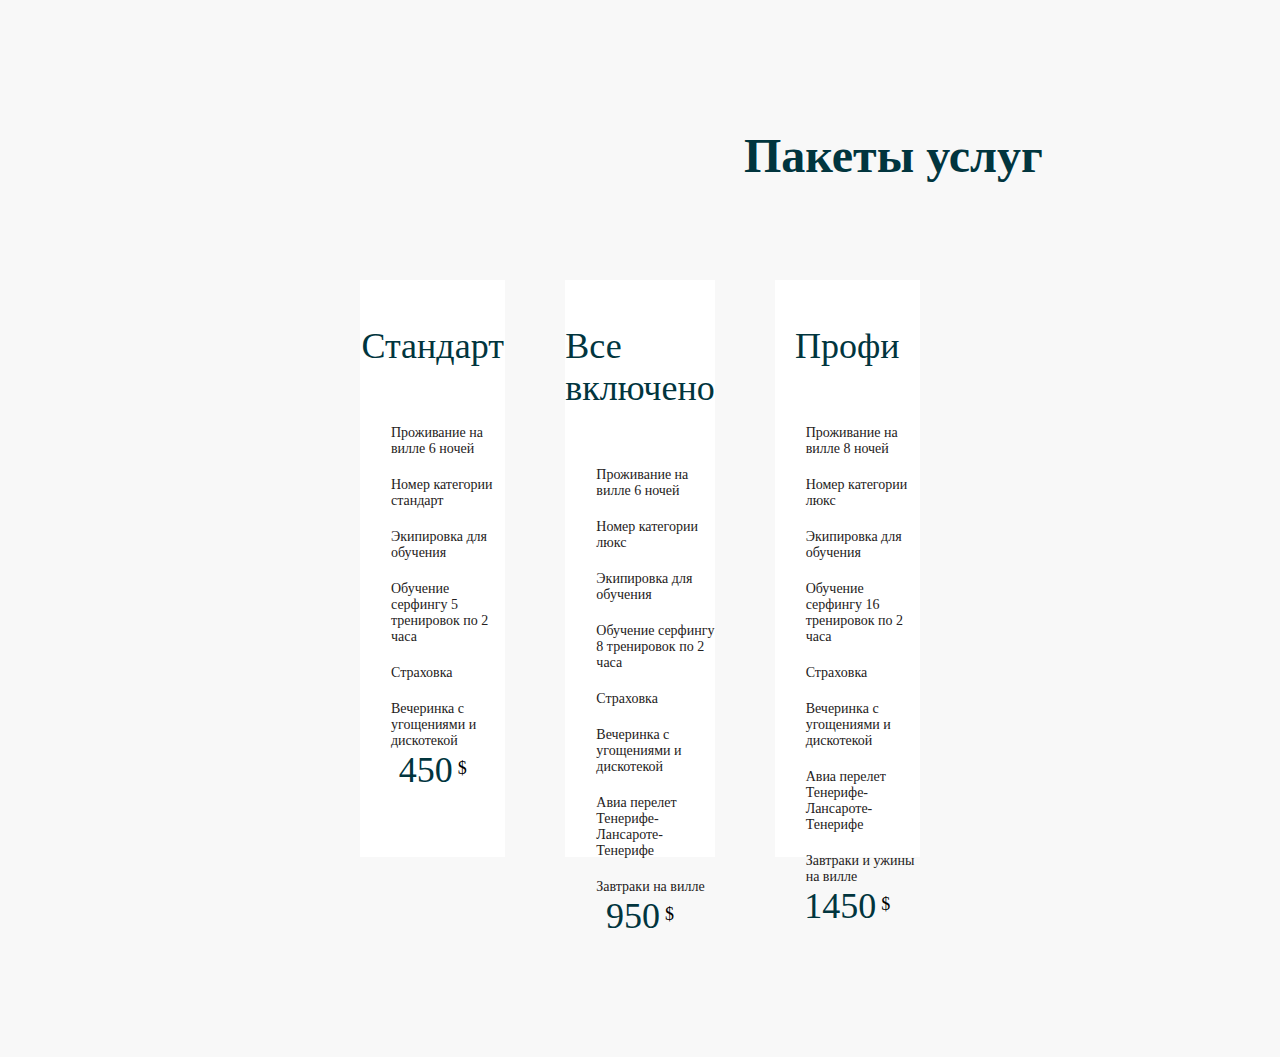
<file: lesson-1/index.html>
<!DOCTYPE html>
<html lang="en">
<head>
    <meta charset="UTF-8">
    <meta name="viewport" content="width=device-width, initial-scale=1.0">
    <title>homework-1</title>
    <link href="css/style.css" rel="stylesheet" type="text/css">
</head>
<body>
<main class="content">
    <section class="services">
        <h1 class="services__main-text">Пакеты услуг</h1>
        <div class="services__cards-group">
            <div class="services__cards">
                <h2 class="services__cardhead-text">Стандарт</h2>
                <div class="services__description-text">
                    <p class="services__text">Проживание на вилле 6 ночей </p>
                    <p class="services__text">Номер категории стандарт</p>
                    <p class="services__text">Экипировка для обучения</p>
                    <p class="services__text">Обучение серфингу 5 тренировок по 2 часа</p>
                    <p class="services__text">Страховка</p>
                    <p class="services__text">Вечеринка с угощениями и дискотекой</p>
                </div>
                <div class="services__price">
                    <div class="services__price-number">450</div>
                    <div class="services__price-currency">$</div>
                </div>
            </div>

            <div class="services__cards">
                <h2 class="services__cardhead-text">Все включено</h2>
                <div class="services__description-text">
                    <p class="services__text">Проживание на вилле 6 ночей </p>
                    <p class="services__text">Номер категории люкс</p>
                    <p class="services__text">Экипировка для обучения</p>
                    <p class="services__text">Обучение серфингу 8 тренировок по 2 часа</p>
                    <p class="services__text">Страховка</p>
                    <p class="services__text">Вечеринка с угощениями и дискотекой</p>
                    <p class="services__text">Авиа перелет Тенерифе-Лансароте-Тенерифе </p>
                    <p class="services__text">Завтраки на вилле</p>
                </div>
                <div class="services__price">
                    <div class="services__price-number">950</div>
                    <div class="services__price-currency">$</div>
                </div>
            </div>

            <div class="services__cards">
                <h2 class="services__cardhead-text">Профи</h2>
                <div class="services__description-text">
                    <p class="services__text">Проживание на вилле 8 ночей </p>
                    <p class="services__text">Номер категории люкс</p>
                    <p class="services__text">Экипировка для обучения</p>
                    <p class="services__text">Обучение серфингу 16 тренировок по 2 часа</p>
                    <p class="services__text">Страховка</p>
                    <p class="services__text">Вечеринка с угощениями и дискотекой</p>
                    <p class="services__text">Авиа перелет Тенерифе-Лансароте-Тенерифе </p>
                    <p class="services__text">Завтраки и ужины на вилле</p>
                </div>
                <div class="services__price">
                    <div class="services__price-number">1450</div>
                    <div class="services__price-currency">$</div>
                </div>
            </div>
        </div>
    </section>
</main>
</body>
</html>
</file>
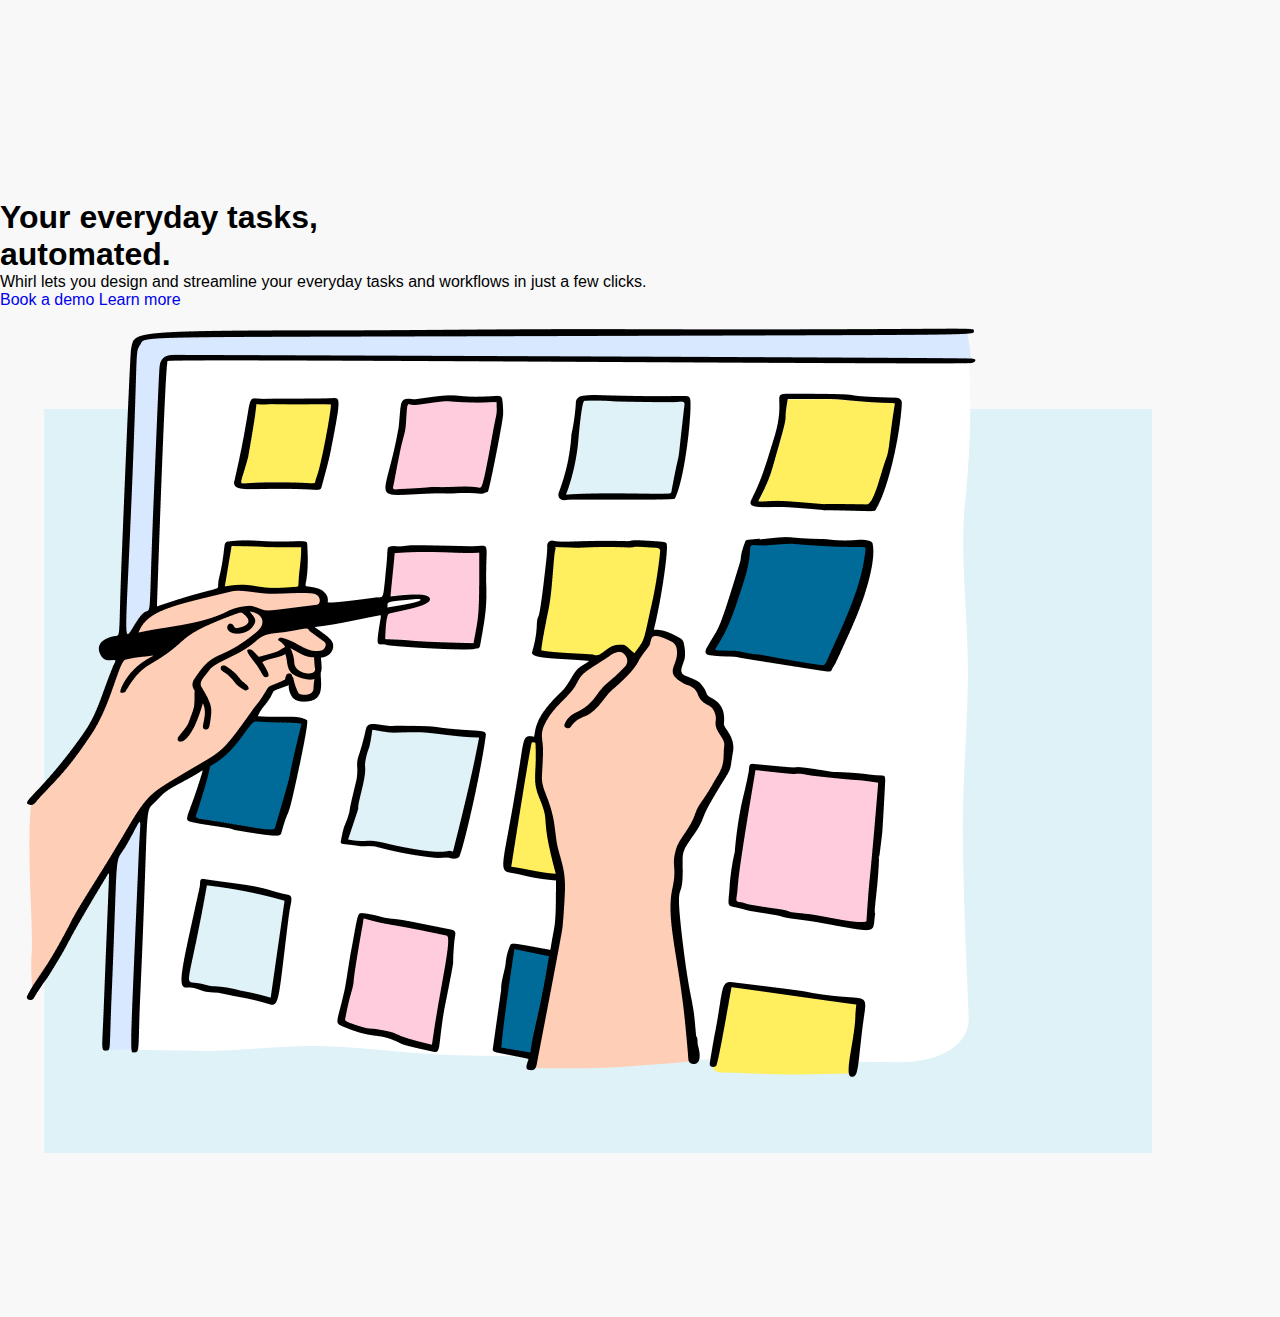
<file: lesson-4/index.html>
<!DOCTYPE html>
<html lang="en">
<head>
    <meta charset="UTF-8">
    <meta name="viewport" content="width=device-width, initial-scale=1.0">
    <title>lesson-4</title>
    <link href="css/style.css" rel="stylesheet" type="text/css">
</head>
<body>
    <section class="preview">
        <div>
            <h1>Your everyday tasks, <br>automated.</h1>
            <p>Whirl lets you design and streamline your everyday tasks and workflows in just a few clicks.</p>
            <a href="#">Book a demo</a>
            <a href="#">Learn more</a>
        </div>

        <img src="image/IMAGE.png" alt="preview image">
    </section>
    
</body>
</html>
</file>
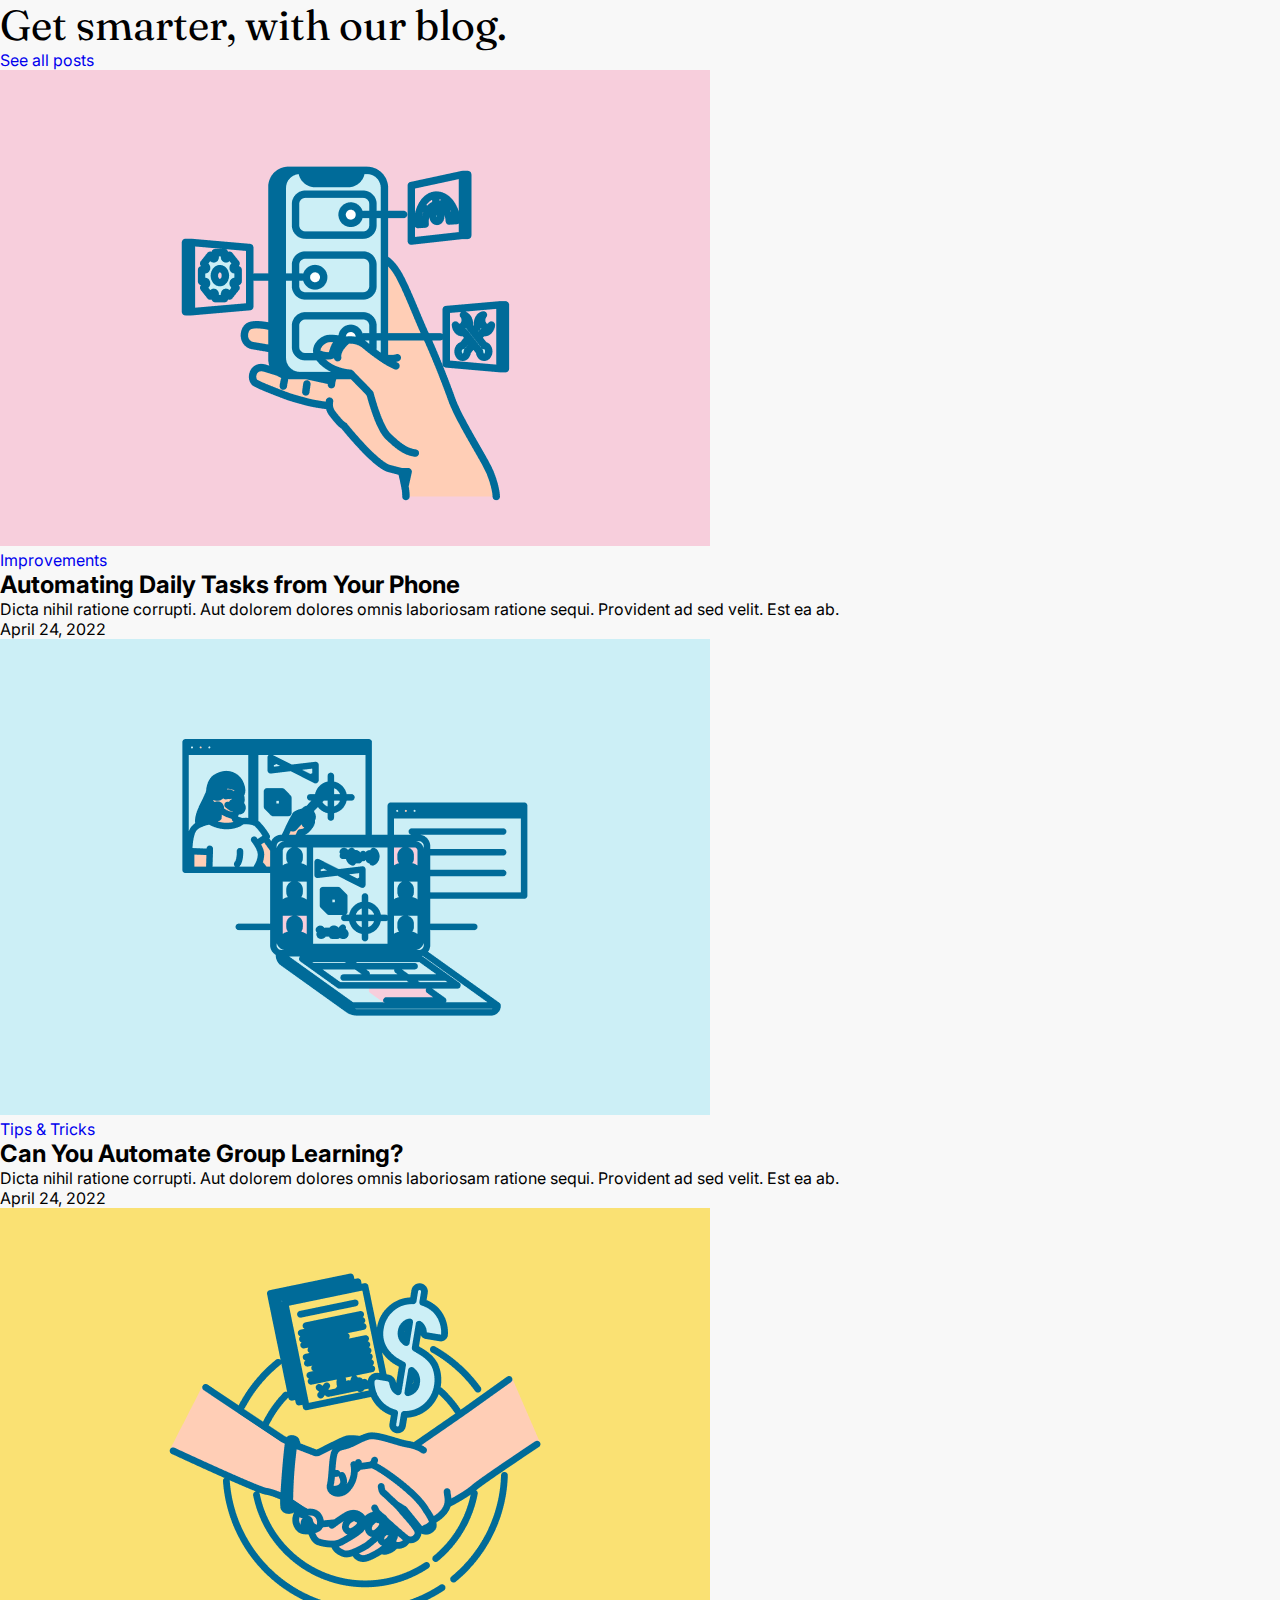
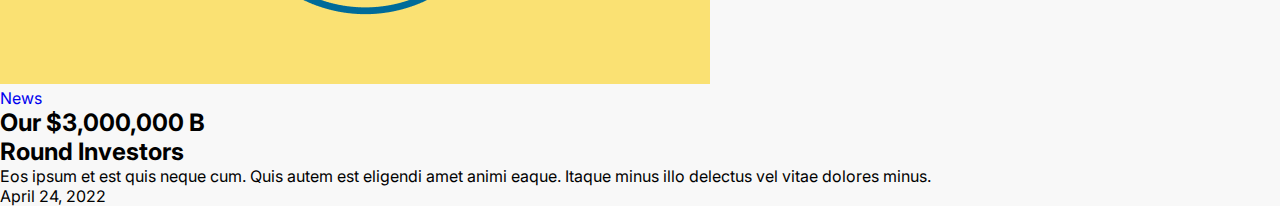
<file: lesson-5/index.html>
<!DOCTYPE html>
<html lang="en">
<head>
    <meta charset="UTF-8">
    <meta name="viewport" content="width=device-width, initial-scale=1.0">
    <title>lesson 5</title>
    <link href="css/style.css" rel="stylesheet" type="text/css">
    <link rel="preconnect" href="https://fonts.googleapis.com">
    <link rel="preconnect" href="https://fonts.gstatic.com" crossorigin>
    <link href="https://fonts.googleapis.com/css2?family=Fraunces:ital,opsz@0,9..144;1,9..144&family=Inter:ital,opsz@0,14..32;1,14..32&display=swap" 
    rel="stylesheet">
</head>
<body>
    <section class="preview">
        <div class="preview__header">
            <h1 class="preview__header-text">Get smarter, with our blog.</h1>
            <a href="#" class="preview__header-posts">See all posts</a>
        </div>
        <div class="articles">
            <div class="articles__card">
                <img src="image/img_1.png" alt="image card" class="articles__card-image">
                <div class="articles__card-info">
                    <a href="#" class="articles__card-categories">Improvements</a>
                    <h2 class="articles__card-header">Automating Daily Tasks from Your Phone</h2>
                    <p class="articles__card-text">Dicta nihil ratione corrupti. Aut dolorem dolores omnis laboriosam ratione sequi. 
                        Provident ad sed velit. Est ea ab.</p>
                    <time datetime="2022-04-24" class="articles__card-date">April 24, 2022</time>
                </div>
            </div>

            <div class="articles__card">
                <img src="image/img_2.png" alt="image card" class="articles__card-image">
                <div class="articles__card-info">
                    <a href="#" class="articles__card-categories">Tips & Tricks</a>
                    <h2 class="articles__card-header">Can You Automate Group Learning?</h2>
                    <p class="articles__card-text">Dicta nihil ratione corrupti. Aut dolorem dolores omnis laboriosam ratione sequi. 
                        Provident ad sed velit. Est ea ab.</p>
                    <time datetime="2022-04-24" class="articles__card-date">April 24, 2022</time>
                </div>
            </div>

            <div class="articles__card">
                <img src="image/img_3.png" alt="image card" class="articles__card-image">
                <div class="articles__card-info">
                    <a href="#" class="articles__card-categories">News</a>
                    <h2 class="articles__card-header">Our $3,000,000 B <br>Round Investors</h2>
                    <p class="articles__card-text">Eos ipsum et est quis neque cum. Quis autem est eligendi amet animi eaque. 
                        Itaque minus illo delectus vel vitae dolores minus.</p>
                    <time datetime="2022-04-24" class="articles__card-date">April 24, 2022</time>
                </div>
            </div>
        </div>

    </section>
    
</body>
</html>
</file>
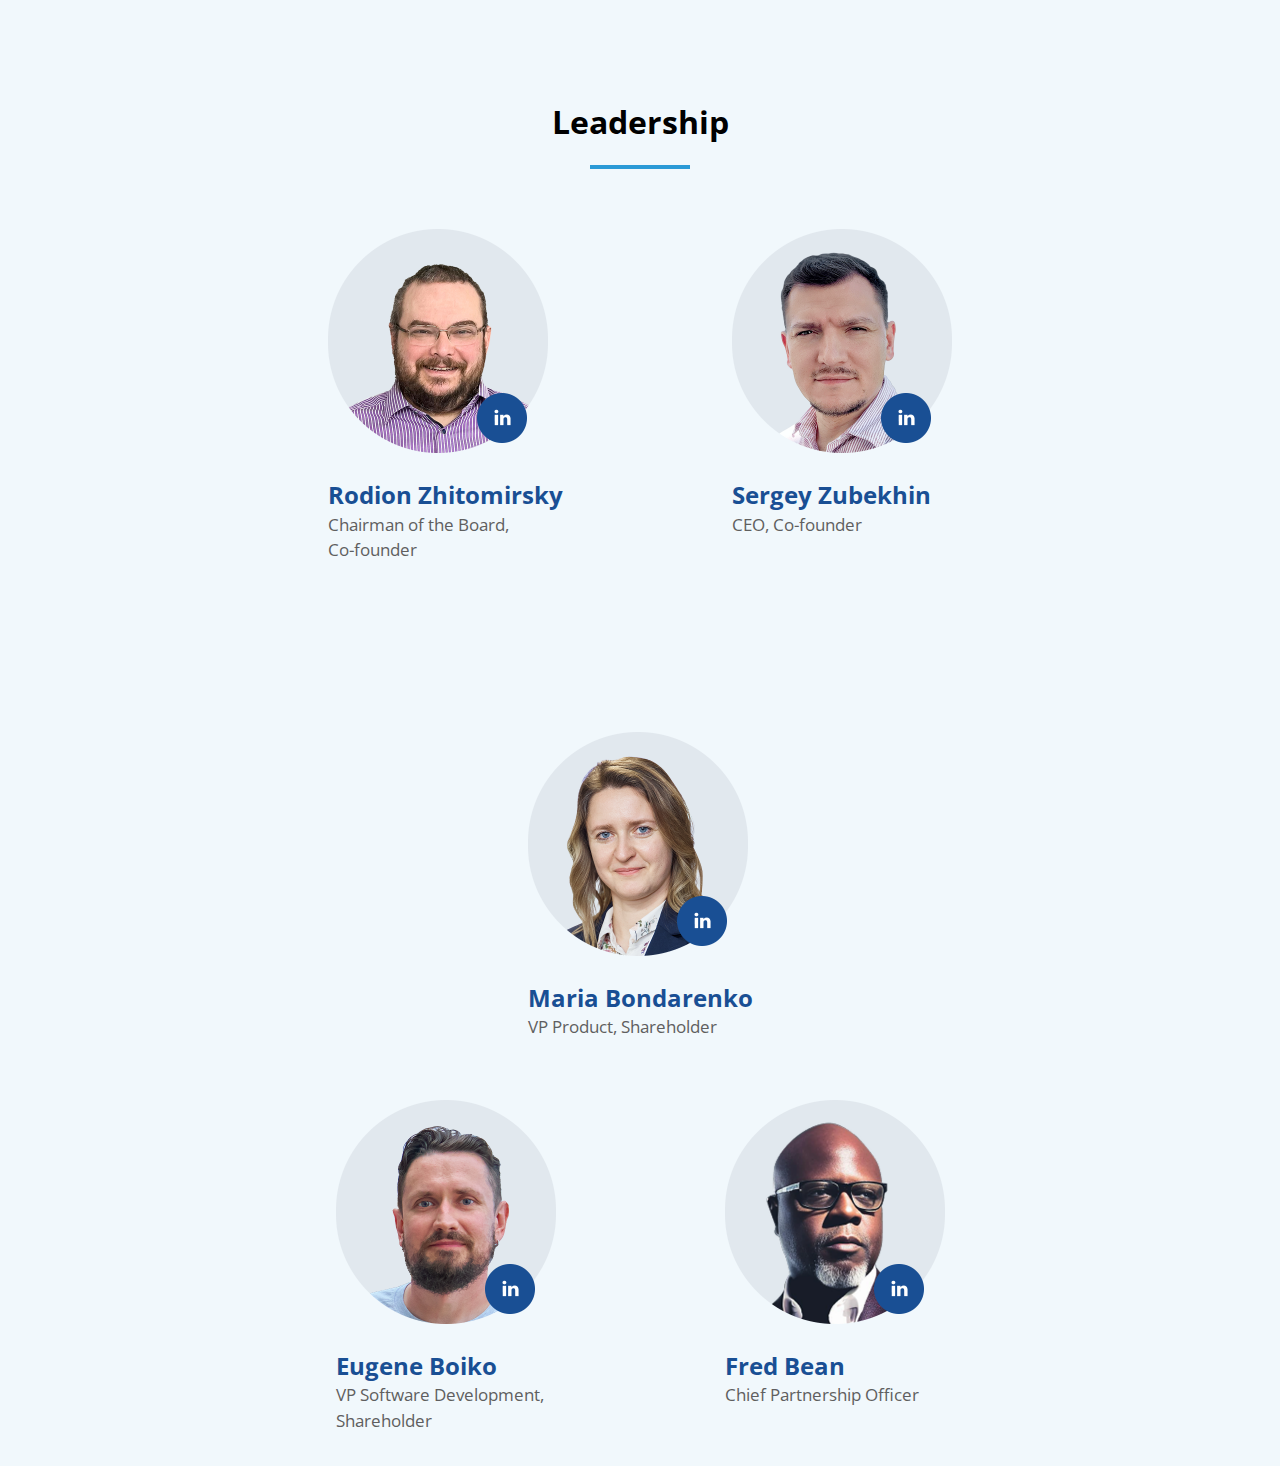
<file: lesson-6/index.html>
<!DOCTYPE html>
<html lang="en">
<head>
    <meta charset="UTF-8">
    <meta name="viewport" content="width=device-width, initial-scale=1.0">
    <title>lesson-6</title>
    <link href="css/style.css" rel="stylesheet" type="text/css">
    <link rel="preconnect" href="https://fonts.googleapis.com">
    <link rel="preconnect" href="https://fonts.gstatic.com" crossorigin>
    <link href="https://fonts.googleapis.com/css2?family=Open+Sans:ital,wght@0,300..800;1,300..800&display=swap" 
    rel="stylesheet">
</head>
<body>
    <section class="leadership">
        <h1 class="leadership-header">Leadership</h1>
        <div class="leadership-cards">
            <!--1-->
            <div class="leadership-cards__info">
                <div class="leadership-cards__info-photo">
                    <img src="image/avatar-1.png" alt="image avatar" class="leadership-cards__info-image">
                    <img src="image/image-in.png" alt="image linkedin" class="leadership-cards__info-icon">
                </div>
                <p class="leadership-cards__info-name">Rodion Zhitomirsky</p>
                <span class="leadership-cards__info-position">Chairman of the Board, <br>Co-founder</span>

                <div class="leadership-cards__hover">
                    <div class="leadership-cards__hover__item">
                        <img src="image/background-image-1.png" alt="background image" class="leadership-cards__hover-background">
                        <img src="image/hover-avatar-1.png" alt="image avatar" class="leadership-cards__hover-avatar">
                        <a href="#" class="leadership-cards__hover-links">
                            <img src="image/image-link.png" alt="image link" class="leadership-cards__hover-link">
                        </a>
                        <p class="leadership-cards__hover-name">Rodion Zhitomirsky</p>
                        <span class="leadership-cards__hover-position">Chairman of the Board, <br>Co-founder</span>
                    </div>
                </div>
            </div>
            
            <!--2-->
             <div class="leadership-cards__info">
                <div class="leadership-cards__info-photo">
                    <img src="image/avatar-2.png" alt="image avatar" class="leadership-cards__info-image">
                    <img src="image/image-in.png" alt="image linkedin" class="leadership-cards__info-icon">
                </div>
                <p class="leadership-cards__info-name">Sergey Zubekhin</p>
                <span class="leadership-cards__info-position">CEO, Co-founder</span>

                <div class="leadership-cards__hover">
                    <div class="leadership-cards__hover__item">
                        <img src="image/background-image-2.png" alt="background image" class="leadership-cards__hover-background">
                        <img src="image/hover-avatar-2.png" alt="image avatar" class="leadership-cards__hover-avatar">
                        <a href="#" class="leadership-cards__hover-links">
                            <img src="image/image-link.png" alt="image link" class="leadership-cards__hover-link">
                        </a>
                        <p class="leadership-cards__hover-name">Sergey Zubekhin</p>
                        <span class="leadership-cards__hover-position">CEO, Co-founder</span>
                    </div>
                </div>
            </div>

            <!--3-->
             <div class="leadership-cards__info">
                <div class="leadership-cards__info-photo">
                    <img src="image/avatar-3.png" alt="image avatar" class="leadership-cards__info-image">
                    <img src="image/image-in.png" alt="image linkedin" class="leadership-cards__info-icon">
                </div>
                <p class="leadership-cards__info-name">Maria Bondarenko</p>
                <span class="leadership-cards__info-position">VP Product, Shareholder</span>

                <div class="leadership-cards__hover">
                    <div class="leadership-cards__hover__item">
                        <img src="image/background-image-3.png" alt="background image" class="leadership-cards__hover-background">
                        <img src="image/hover-avatar-3.png" alt="image avatar" class="leadership-cards__hover-avatar">
                        <a href="#" class="leadership-cards__hover-links">
                            <img src="image/image-link.png" alt="image link" class="leadership-cards__hover-link">
                        </a>
                        <p class="leadership-cards__hover-name">Maria Bondarenko</p>
                        <span class="leadership-cards__hover-position">VP Product, Shareholder</span>
                    </div>
                </div>
            </div>
        </div>

        <div class="leadership-cards">
            <!--4-->
            <div class="leadership-cards__info">
                <div class="leadership-cards__info-photo">
                    <img src="image/avatar-4.png" alt="image avatar" class="leadership-cards__info-image">
                    <img src="image/image-in.png" alt="image linkedin" class="leadership-cards__info-icon">
                </div>
                <p class="leadership-cards__info-name">Eugene Boiko</p>
                <span class="leadership-cards__info-position">VP Software Development, <br>Shareholder</span>

                <div class="leadership-cards__hover">
                    <div class="leadership-cards__hover__item">
                        <img src="image/background-image-4.png" alt="background image" class="leadership-cards__hover-background">
                        <img src="image/hover-avatar-4.png" alt="image avatar" class="leadership-cards__hover-avatar">
                        <a href="#" class="leadership-cards__hover-links">
                            <img src="image/image-link.png" alt="image link" class="leadership-cards__hover-link">
                        </a>
                        <p class="leadership-cards__hover-name">Eugene Boiko</p>
                        <span class="leadership-cards__hover-position">VP Software Development, <br>Shareholder</span>
                    </div>
                </div>
            </div>

            <!--5-->
             <div class="leadership-cards__info">
                <div class="leadership-cards__info-photo">
                    <img src="image/avatar-5.png" alt="image avatar" class="leadership-cards__info-image">
                    <img src="image/image-in.png" alt="image linkedin" class="leadership-cards__info-icon">
                </div>
                <p class="leadership-cards__info-name">Fred Bean</p>
                <span class="leadership-cards__info-position">Chief Partnership Officer</span>

                <div class="leadership-cards__hover">
                    <div class="leadership-cards__hover__item">
                        <img src="image/background-image-5.png" alt="background image" class="leadership-cards__hover-background">
                        <img src="image/hover-avatar-5.png" alt="image avatar" class="leadership-cards__hover-avatar">
                        <a href="#" class="leadership-cards__hover-links">
                            <img src="image/image-link.png" alt="image link" class="leadership-cards__hover-link">
                        </a>
                        <p class="leadership-cards__hover-name">Fred Bean</p>
                        <span class="leadership-cards__hover-position">Chief Partnership Officer</span>
                    </div>
                </div>
            </div>

        </div>
    </section>
</body>
</html>
</file>
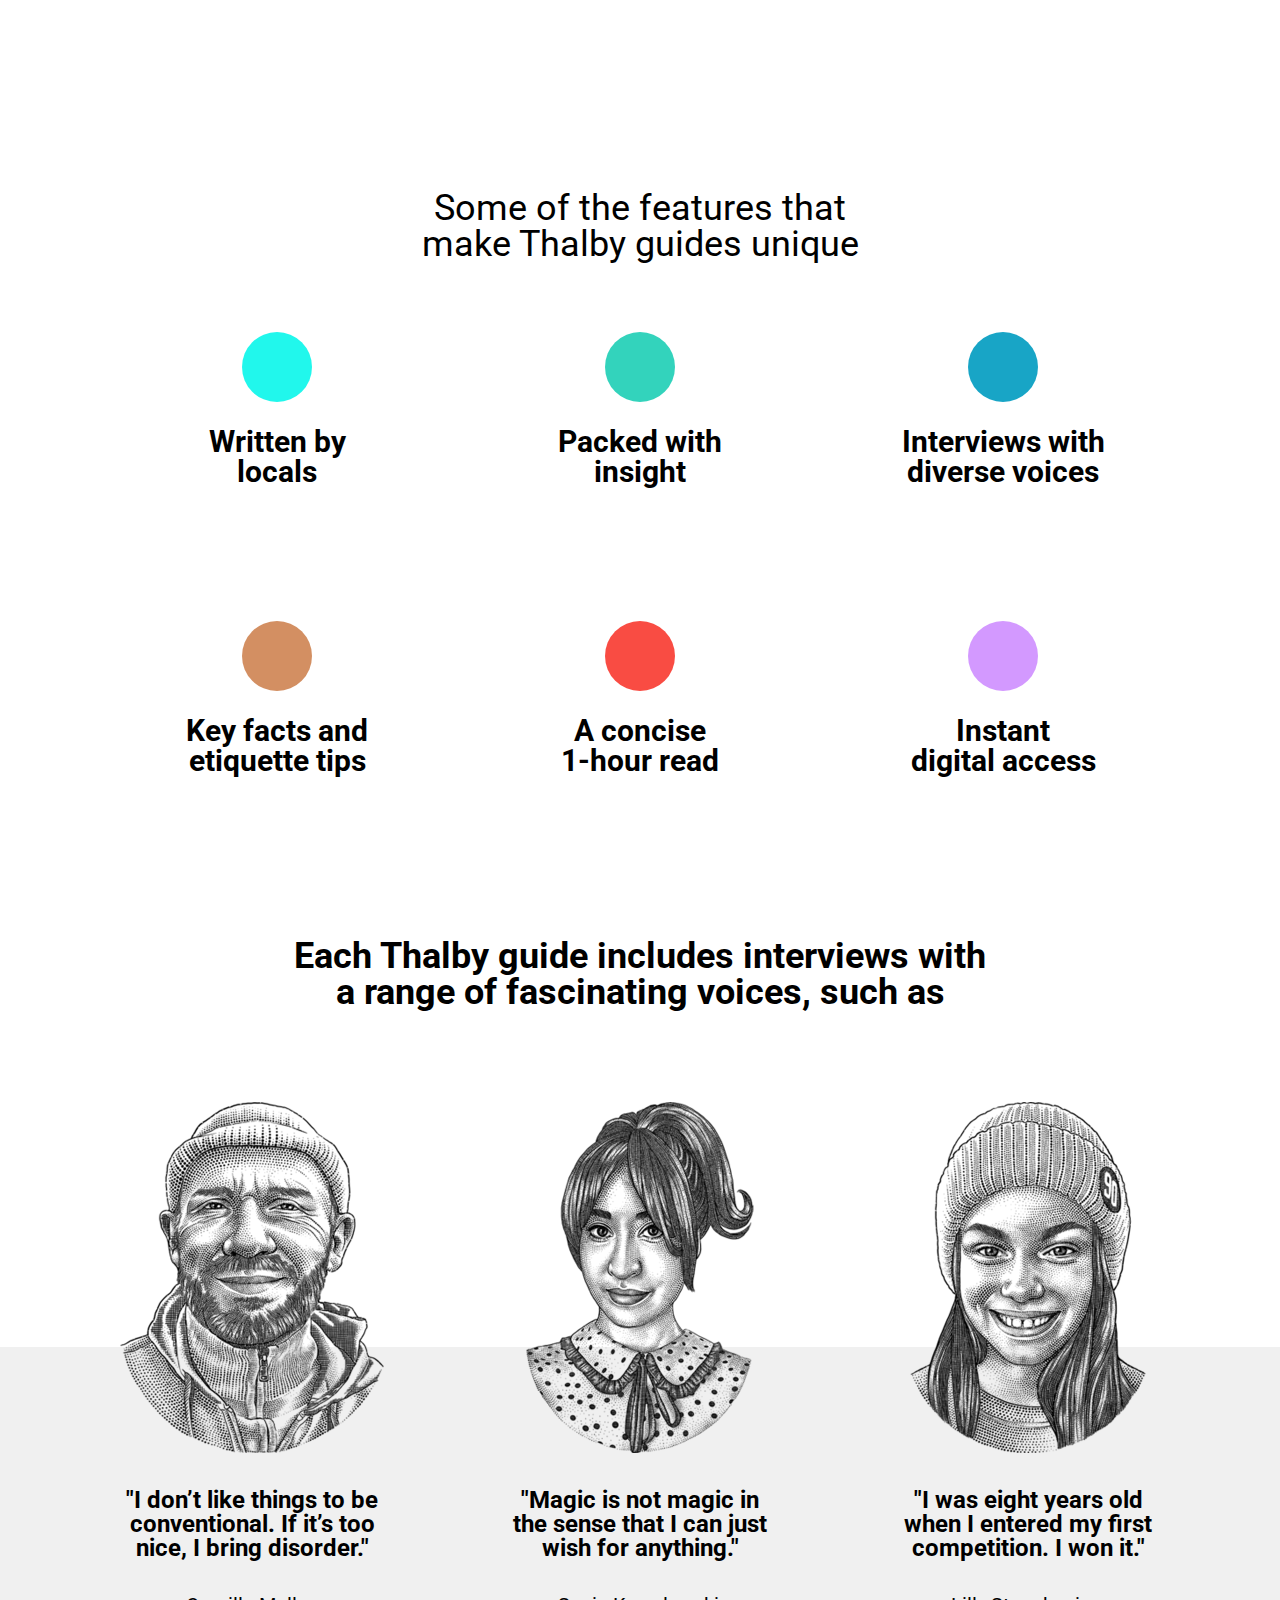
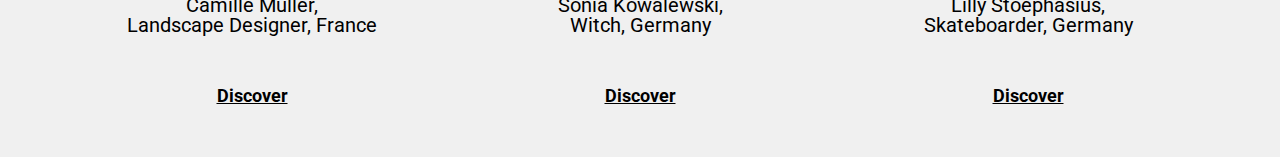
<file: lesson-7/index.html>
<!DOCTYPE html>
<html lang="en">
<head>
    <meta charset="UTF-8">
    <meta name="viewport" content="width=device-width, initial-scale=1.0">
    <title>lesson 7</title>
    <link href="css/style.css" rel="stylesheet" type="text/css">
    <link rel="preconnect" href="https://fonts.googleapis.com">
<link rel="preconnect" href="https://fonts.gstatic.com" crossorigin>
<link href="https://fonts.googleapis.com/css2?family=Roboto:ital,wght@0,100..900;1,100..900&display=swap" 
rel="stylesheet">
</head>
<body>
    <section class="feature">
        <h1 class="feature-header">Some of the features that <br>make Thalby guides unique</h1>
        <div class="feature-info">
            <!-- 1 -->
            <div class="feature-info__card">
                <div class="feature-info__card-circle" id="circle-1"></div>
                <p class="feature-info__card-text">Written by <br>locals</p>
            </div>

            <!-- 2 -->
             <div class="feature-info__card">
                <div class="feature-info__card-circle" id="circle-2"></div>
                <p class="feature-info__card-text">Packed with <br>insight</p>
            </div>

            <!-- 3 -->
             <div class="feature-info__card">
                <div class="feature-info__card-circle" id="circle-3"></div>
                <p class="feature-info__card-text">Interviews with <br>diverse voices</p>
            </div>

            <!-- 4 -->
             <div class="feature-info__card">
                <div class="feature-info__card-circle" id="circle-4"></div>
                <p class="feature-info__card-text">Key facts and <br>etiquette tips</p>
            </div>

            <!-- 5 -->
             <div class="feature-info__card">
                <div class="feature-info__card-circle" id="circle-5"></div>
                <p class="feature-info__card-text">A concise <br>1-hour read</p>
            </div>

            <!-- 6 -->
             <div class="feature-info__card">
                <div class="feature-info__card-circle" id="circle-6"></div>
                <p class="feature-info__card-text">Instant <br>digital access</p>
            </div>
        </div>
    </section>

    <section class="reviews">
        <div class="reviews-container">
            <h2 class="reviews-header">Each Thalby guide includes interviews with <br>a range of fascinating voices, such as</h2>
            <div class="reviews-info">
                <!-- 1 -->
                <div class="reviews-info__card">
                    <img src="img/human-1.png" alt="human image" class="reviews-info__card-image">
                    <p class="reviews-info__card-text">"I don’t like things to be <br>conventional. If it’s too <br>nice, I bring disorder."</p>
                    <span class="reviews-info__card-name">Camille Muller, <br>Landscape Designer, France</span>
                    <a href="#" class="reviews-info__card-link">Discover</a>
                </div>

                <!-- 2 -->
                <div class="reviews-info__card">
                    <img src="img/human-2.png" alt="human image" class="reviews-info__card-image">
                    <p class="reviews-info__card-text">"Magic is not magic in <br>the sense that I can just <br>wish for anything."</p>
                    <span class="reviews-info__card-name">Sonia Kowalewski, <br>Witch, Germany</span>
                    <a href="#" class="reviews-info__card-link">Discover</a>
                </div>

                <!-- 3 -->
                <div class="reviews-info__card">
                    <img src="img/human-3.png" alt="human image" class="reviews-info__card-image">
                    <p class="reviews-info__card-text">"I was eight years old <br>when I entered my first <br>competition. I won it."</p>
                    <span class="reviews-info__card-name">Lilly Stoephasius, <br>Skateboarder, Germany</span>
                    <a href="#" class="reviews-info__card-link">Discover</a>
                </div>
            </div>
        </div>
    </section>
    
</body>
</html>
</file>
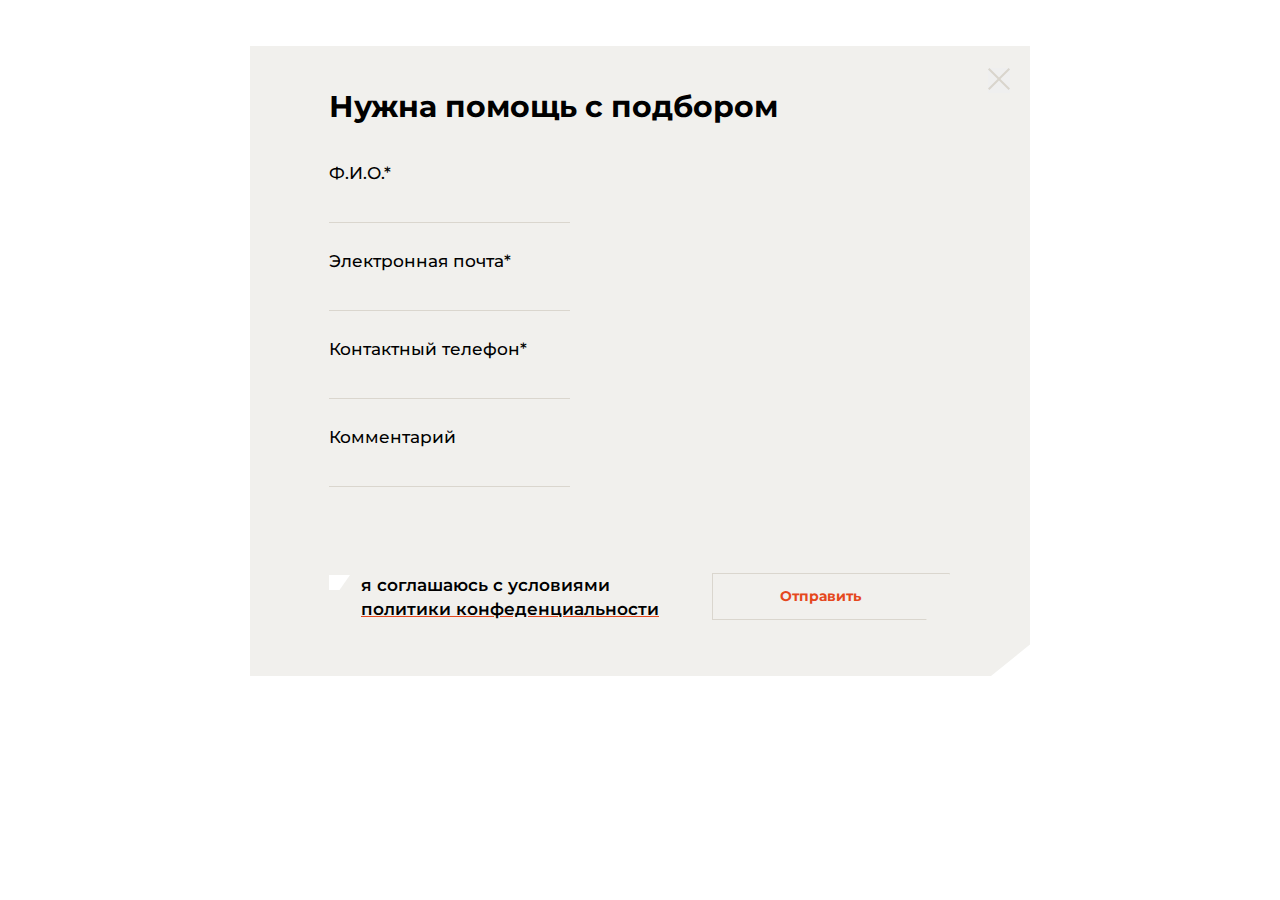
<file: lesson-8/index.html>
<!DOCTYPE html>
<html lang="en">
<head>
    <meta charset="UTF-8">
    <meta name="viewport" content="width=device-width, initial-scale=1.0">
    <title>lesson 8</title>
    <link href="css/style.css" rel="stylesheet" type="text/css">
    <link rel="preconnect" href="https://fonts.googleapis.com">
    <link rel="preconnect" href="https://fonts.gstatic.com" crossorigin>
    <link href="https://fonts.googleapis.com/css2?family=Montserrat:ital,wght@0,100..900;1,100..900&display=swap" rel="stylesheet">
</head>
<body>
    <section class="assistant">
        <div class="assistant-content">
            <h2 class="assistant-header">Нужна помощь с подбором</h2>
            <button class="assistant-close"><img src="img/img-close.svg" alt="close image" class="assistant-close__image"></button>
            <form class="assistant-form">
                <label class="assistant-form__name">
                    Ф.И.О.*<br>
                    <input type="text" name="name">
                </label>
                <label class="assistant-form__email">
                    Электронная почта*<br>
                    <input type="email" name="email">
                </label>
                <label class="assistant-form__tel">
                    Контактный телефон*<br>
                    <input type="tel" name="tel">
                </label>
                <label class="assistant-form__comment">
                    Комментарий<br>
                    <input type="text" name="comment"> <!-- в данном случае лучше type="text" или <textarea>? -->
                </label>
                <div class="assistant-form__send">
                    <label class="assistant-form__send-checkbox">
                        <input type="checkbox" required name="checkbox">
                        <span class="assistant-form__send-text">я соглашаюсь с условиями <br><a class="assistant-form__send-link">политики конфеденциальности</a></span>
                    </label>
                    <button class="assistant-form__send-button">Отправить</button>
                </div>
            </form>
        </div>
    
</body>
</html>
</file>
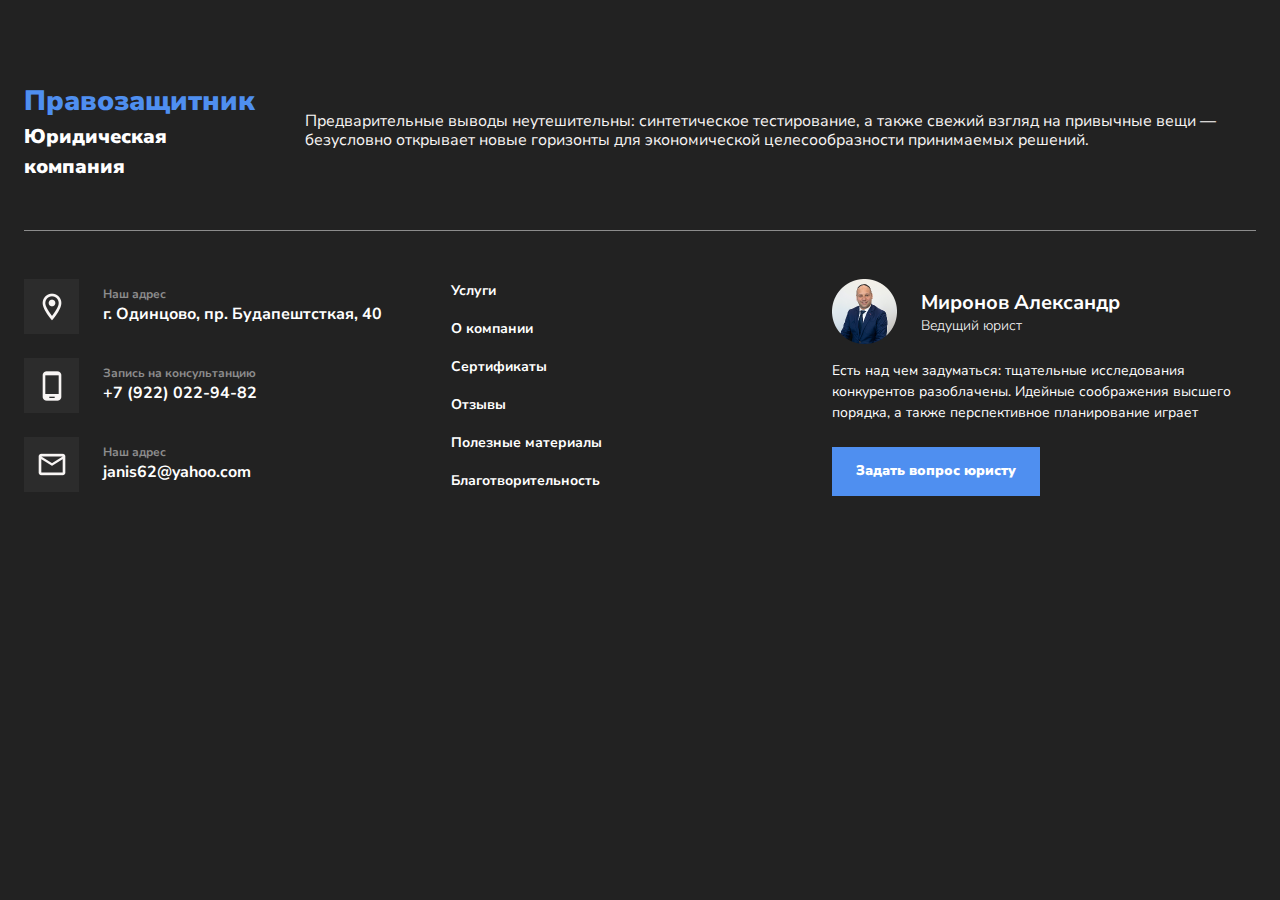
<file: lesson-9/index.html>
<!DOCTYPE html>
<html lang="en">
<head>
    <meta charset="UTF-8">
    <meta name="viewport" content="width=device-width, initial-scale=1.0">
    <title>lesson 9</title>
    <link href="css/style.css" rel="stylesheet" type="text/css">
    <link rel="preconnect" href="https://fonts.googleapis.com">
    <link rel="preconnect" href="https://fonts.gstatic.com" crossorigin>
    <link href="https://fonts.googleapis.com/css2?family=Nunito+Sans:ital,opsz,wght@0,6..12,200..1000;1,6..12,200..1000&display=swap" 
    rel="stylesheet">
</head>
<body>
    <footer class="footer">
        <div class="footer-head">
            <div class="footer-head-header">
                <h1 class="footer-head-header__h1">Правозащитник</h1>
                <span class="footer-head-header__h2">Юридическая компания</span>
            </div>
            <p class="footer-head__text">Предварительные выводы неутешительны: синтетическое тестирование, а также свежий взгляд на 
            привычные вещи — безусловно открывает новые горизонты для экономической целесообразности принимаемых решений.</p>
        </div>
        <div class="footer-line"></div>
        <div class="footer-content">
            <div class="footer-content__info">
                <!-- 1 -->
                <div class="footer-content__info-item">
                    <img src="img/address-icon.png" alt="image icon" class="footer-content__info-item__image">
                    <div class="footer-content__info-item__text">
                        <span class="footer-content__info-item__text-caption">Наш адрес</span>
                        <address class="footer-content__info-item__text-label">г. Одинцово, пр. Будапештсткая, 40</address>
                    </div>
                </div>
                <!-- 2 -->
                <div class="footer-content__info-item">
                    <img src="img/tel-con.png" alt="image icon" class="footer-content__info-item__image">
                    <div class="footer-content__info-item__text">
                        <span class="footer-content__info-item__text-caption">Запись на консультанцию</span>
                        <a href="tel:+79220229482" class="footer-content__info-item__text-label">+7 (922) 022-94-82</a>
                    </div>
                </div>
                <!-- 3 -->
                <div class="footer-content__info-item">
                    <img src="img/mail-icon.png" alt="image icon" class="footer-content__info-item__image">
                    <div class="footer-content__info-item__text">
                        <span class="footer-content__info-item__text-caption">Наш адрес</span>
                        <a href="mailto:janis62@yahoo.com" class="footer-content__info-item__text-label">janis62@yahoo.com</a>
                    </div>
                </div>
            </div>
            <nav class="footer-content__menu">
                <ul class="footer-content__menu__list">
                    <li class="footer-content__menu-list__item">
                        <a href="#" class="footer-content__menu__link">Услуги</a>
                    </li>
                    <li class="footer-content__menu-list__item">
                        <a href="#" class="footer-content__menu__link">О компании</a>
                    </li>
                    <li class="footer-content__menu-list__item">
                        <a href="#" class="footer-content__menu__link">Сертификаты</a>
                    </li>
                    <li class="footer-content__menu-list__item">
                        <a href="#" class="footer-content__menu__link">Отзывы</a>
                    </li>
                    <li class="footer-content__menu-list__item">
                        <a href="#" class="footer-content__menu__link">Полезные материалы</a>
                    </li>
                    <li class="footer-content__menu-list__item">
                        <a href="#" class="footer-content__menu__link">Благотворительность</a>
                    </li>
                </ul>
            </nav>
            <div class="footer-content__lawyer">
                <div class="footer-content__lawyer__item">
                    <img src="img/lawyer-img.png" class="footer-content__lawyer__item-image">
                    <div class="footer-content__lawyer__item__info">
                        <p class="footer-content__lawyer__item__info-name">Миронов Александр</p>
                        <span class="footer-content__lawyer__item__info-position">Ведущий юрист</span>
                    </div>
                </div>
                <p class="footer-content__lawyer-caption">Есть над чем задуматься: тщательные исследования конкурентов разоблачены. 
                    Идейные соображения высшего порядка, а также перспективное планирование играет </p>
                <button href="#" class="footer-content__lawyer-button">Задать вопрос юристу</button>
            </div>
        </div>
    </footer>
    
</body>
</html>
</file>
<file: lesson-1/css/style.css>
* {
    box-sizing: border-box;
    border: 0;
    padding: 0;
    margin: 0;
    outline: 0;
}

body {
    background-color: #F8F8F8;
}

.services__main-text {
    color: #01353E;
    font-size: 48px;
    font-weight: 600;
    margin: 128px 802px 96px 744px;
    width: 374px;
    height: 56px;
}

.services__cards-group {
    display: flex;
    gap: 60px;
    margin: 96px 360px 200px 360px;
}

.services__cardhead-text {
    display: flex;
    justify-content: center;
    color: #01353E;
    font-size: 36px;
    font-weight: 400;
    margin-top: 45px;
    margin-bottom: 58px;
}

.services__cards {
    width: 360px;
    height: 577px;
    background-color: #FFFFFF;
}

.services__text {
    color: #242121;
    font-size: 14px;
    font-weight: 400;
    margin-top: 20px;
    margin-left: 31px;
}

.services__text:first-of-type {
    margin-top: 0px;
}

.services__price-number {
    font-size: 36px;
    font-weight: 400;
    color: #01353E;
}

.services__price-currency {
    font-size: 18px;
    font-weight: 400;
    margin-top: 9px;
    margin-bottom: 9px;
    margin-left: 5px;
}

.services__price {
    display: flex;
    justify-content: center;
}

.services__price:first-of-type {
    margin-top: 61px;
}

#first-price {
    margin-bottom: 137px;
    margin-top: 45px;
}

.other-price {
    margin-bottom: 61px;
    margin-top: 45px;
}
</file>
<file: lesson-4/css/style.css>
* {
    box-sizing: border-box;
    padding: 0;
    margin: 0;
    border: 0;
    outline: 0;
}

body {
    background-color: #F8F8F8;
    font-family: "Inter", sans-serif;
}

a {
    text-decoration: none;
}

button, [type="submit"] {
    cursor: pointer;
}

.preview {
    padding: 199px 238px 160px calc(50% - 960px); /*почему не работает?*/
}

.preview-package {
    max-width: 669px;
    width: 100%;
}

.preview__wrap {
    display: flex;
    justify-content: space-between;
    align-items: center;
    max-width: 1678px;
}

.preview-package__header {
    font: normal 400 58px/63.8px "Fraunces", sans-serif;
    margin-bottom: 21px;
}

.preview-package__text {
    font: normal 400 20px/30px "Inter", sans-serif;
    margin-bottom: 32px;
}

.preview__image {
    width: 576px;
    height: 422px;
}

.preview-package__link-block {
    display: flex;
    gap: 18px;
    padding: 8px 30px 8px 15px;
}

.preview-package__buttons {
    display: flex;
    gap: 31px;
}

.preview-package__button {
    background-color: #0070A0;
    color: #fff;
    padding: 8px 56px 8px 56px;
}

.preview-package__link-text {
    color: #0070A0;
}
</file>
<file: lesson-5/css/style.css>
* {
    box-sizing: border-box;
    padding: 0;
    margin: 0;
    bottom: 0;
    outline: 0;
}

a {
    text-decoration: none;
}

body {
    background-color: #F8F8F8;
    font-family: "Inter", sans-serif;
}

.preview__header-text {
    font: normal 400 42px/50.4px "Fraunces", sans-serif;
}

.preview-header_posts {
    font: normal 400 17px/27px "Inter", sans-serif;
    margin: 8px 32px;
    color: #0070A0;
}
</file>
<file: lesson-6/css/style.css>
* {
    box-sizing: border-box;
    padding: 0;
    bottom: 0;
    margin: 0;
    outline: 0;
}

body {
    background-color: #F1F8FC;
    font-family: "Open Sans", sans-serif;
}

.leadership {
    max-width: 1017px;
    margin: 0 auto;
}

.leadership-header {
    text-align: center;
    position: relative;
    margin-top: 100px;
    padding-bottom: 26px;
}

.leadership-header::before {
    content: "";
    width: 100px;
    height: 4px;
    position: absolute;
    display: block;
    background-color: #2B9AD6;
    bottom: 0;
    left: 50%;
    transform: translateX(-50%);
}


.leadership-cards {
    display: flex;
    flex-wrap: wrap;
    justify-content: center;
    gap: 169px;
    margin-top: 60px;

}

.leadership-cards__info {
    position: relative;

    &:hover .leadership-cards__hover {
        z-index: 1;
        visibility: visible;
        opacity: 1;
    }
}

.leadership-cards__info-photo {
    position: relative;
    width: 220px;
}

.leadership-cards__info-image {
    width: 220px;
}

.leadership-cards__info-icon {
    width: 50px;
    position: absolute;
    bottom: 15px;
    right: 21px;
}

.leadership-cards__info-name {
    font: normal 700 24px/140% "Open Sans", sans-serif;
    color: #194F94;
    margin-top: 20px;
}

.leadership-cards__info-position {
    font: normal 400 17px/150% "Open Sans", sans-serif;
    color: #5F5F5F;
}

.leadership-cards__hover {
    width: 293px;
    height: 361px;
    position: absolute;
    top: 0;
    left: 0;
    z-index: -1;
    visibility: hidden;
    opacity: 0;
}

.leadership-cards__hover__item {
    position: relative;
}

.leadership-cards__hover-background {
    width: 293px;
}

.leadership-cards__hover-avatar {
    width: 220px;
    position: absolute;
    bottom: 124px;
    right: 37px;
}

.leadership-cards__hover-link {
    position: absolute;
    width: 50px;
    bottom: 139px;
    right: 58px;
}

.leadership-cards__hover-name {
    position: absolute;
    bottom: 68px;
    left: 27px;
    color: #fff;
    font: normal 700 24px/140% "Open Sans", sans-serif;
}

.leadership-cards__hover-position {
    position: absolute;
    bottom: 16px;
    left: 27px;
    color: #fff;
    font: normal 400 17px/150% "Open Sans", sans-serif;
}
</file>
<file: lesson-7/css/style.css>
* {
    box-sizing: border-box;
    padding: 0;
    margin: 0;
    bottom: 0;
    outline: 0;
}

.feature, .reviews {
    max-width: 1280px;
    font-family: "Roboto", sans-serif;
    background-color: #FFF;
}

.feature {
    margin: 190px auto 52px;
}

.reviews {
    margin: 0 auto;
    background: linear-gradient(to bottom, #fff 0%, #fff 50%, #F0F0F0 50%, #F0F0F0 100%);
}

.feature-header {
    text-align: center;
    margin: 190px 0 70px;
    font: normal 400 36px/100% "Roboto", sans-serif;
    color: #000;
}

.feature-info {
    display: flex;
    gap: 24px;
    flex-wrap: wrap;
    justify-content: center;
}

.feature-info__card {
    display: flex;
    flex-direction: column;
    justify-content: center;
    align-items: center;
    width: 339px;
    margin-bottom: 110px;
}

.feature-info__card-circle {
    width: 70px;
    height: 70px;
    border-radius: 50%;
    margin-bottom: 25px;
}

#circle-1 {
    background-color: #21F7EC;
}

#circle-2 {
    background-color: #33D3BC;
}

#circle-3 {
    background-color: #18A5C6;
}

#circle-4 {
    background-color: #D38F62;
}

#circle-5 {
    background-color: #F94C43;
}

#circle-6 {
    background-color: #D399FF;
}

.feature-info__card-text {
    font: normal 700 30px/100% "Roboto", sans-serif;
    text-align: center;
}

.reviews-header {
    text-align: center;
    margin-bottom: 92px;
    font: normal 700 36px/100% "Roboto", sans-serif;
    color: #000;
}

.reviews-info {
    display: flex;
    gap: 100px;
    flex-wrap: wrap;
    justify-content: center;
}

.reviews-info__card {
    display: flex;
    flex-direction: column;
    justify-content: center;
    align-items: center;
}

.reviews-info__card-image {
    width: 288px;
}

.reviews-info__card-text {
    font: normal 700 24px/100% "Roboto", sans-serif;
    color: #000;
    text-align: center;
    margin: 35px 0;
}

.reviews-info__card-name {
    font: normal 400 20px/100% "Roboto", sans-serif;
    color: #000;
    text-align: center;
}

.reviews-info__card-link {
    font: normal 700 18px/100% "Roboto", sans-serif;
    color: #000;
    margin: 52px 0;
}
</file>
<file: lesson-8/css/style.css>
* {
    box-sizing: border-box;
    padding: 0;
    border: 0;
    margin: 0;
    outline: 0;
}

.assistant {
    font-family: "Montserrat", sans-serif;
    max-width: 780px;
    margin: 0 auto;
    background-color: #F1F0ED;
    clip-path: polygon(0 0, 100% 0, 100% 95%, 95% 100%, 0 100%);
}

.assistant-content {
    margin: 46px 0 0 79px;
    position: relative;
}

.assistant-header {
    font: normal 700 30px/100% "Montserrat", sans-serif;
    padding: 46px 0 43px;
}

.assistant-close {
    position: absolute;
    top: 22px;
    right: 20px;
}

.assistant-close__image {
    width: 22px;
    color: #D9D5CD;
}

.assistant-form {
    display: flex;
    flex-direction: column;
    gap: 30px;
}

.assistant-form__name, .assistant-form__email, .assistant-form__tel, .assistant-form__comment {
    font: normal 500 17px/100% "Montserrat", sans-serif;
} 

input {
    max-width: 622px; /* !!!! */
    border-bottom: 1px solid #DAD6CE;
    padding-top: 20px;
    font: normal 500 17px/100% "Montserrat", sans-serif;
    background-color: transparent;
}

.assistant-form__comment {
    margin-bottom: 56px;
}

.assistant-form__send {
    display: flex;
    justify-content: space-between;
}

.assistant-form__send-button {
    margin-right: 80px;
    margin-bottom: 56px;
    padding: 15px 88px 16px 67px;
    border: 1px solid #DAD6CE;
    background-color: #F1F0ED;
    clip-path: polygon(0 0, 100% 0, 90% 100%, 0 100%);
    cursor: pointer;
    color: #E5481D;
    font: normal 700 14px/100% "Montserrat", sans-serif;
}

.assistant-form__send-checkbox {
    display: flex;
    cursor: pointer;
    position: relative;
    padding-left: 32px;
    margin-bottom: 15px;
}

.assistant-form__send-checkbox input[type="checkbox"] {
    position: absolute;
    opacity: 0;
    cursor: pointer;
    height: 0;
    width: 0;
}

.assistant-form__send-checkbox input[type="checkbox"] + .assistant-form__send-text::before {
    content: "";
    position: absolute;
    left: 0;
    top: 2px;
    width: 21px;
    height: 15px;
    background-color: #fff;
    clip-path: polygon(0 0, 100% 0, 50% 100%, 0 100%);
}

.assistant-form__send-checkbox input[type="checkbox"]:checked + .assistant-form__send-text::before {
    background-image: url("../img/check.png");
    background-size: 14px;
    background-position: center;
    background-repeat: no-repeat;
}

.assistant-form__send-text {
    font: normal 600 17px/24px "Montserrat", sans-serif ;
}

.assistant-form__send-link {
    text-decoration: underline;
    text-decoration-color: #E5481D;
}
</file>
<file: lesson-9/css/style.css>
* {
    box-sizing: border-box;
    padding: 0;
    border: 0;
    margin: 0;
    outline: 0;
}

a {
    text-decoration: none;
    color: #FFF;
}

ul {
    list-style: none;
    padding-left: 0; 
}

body {
    background-color: #222;
}

.footer, .footer-bottom__container {
    max-width: 1320px;
    margin: 0 auto;
    padding: 0 24px;
    background-color: transparent;
    font-family: "Nunito Sans", sans-serif;
}

.footer-bottom {
    width: 100%;
    background-color: #181818;
    padding: 16px 0;
}

.footer-head {
    margin: 80px 0 48px;
    display: flex;
    align-items: center;
}

.footer-head-header {
    width: 276px;
    margin-right: 50px;
}

.footer-head-header__h1 {
    font: normal 900 28px/150% "Nunito Sans", sans-serif;
    color: #4F8FF0;
}

.footer-head-header__h2 {
    font: normal 900 20px/150% "Nunito Sans", sans-serif;
    color: #FFF;
}

.footer-head__text {
    margin-left: auto;
    font: normal 400 16px/120% "Nunito Sans", sans-serif;
    color: #F8F5F4;
}

.footer-line {
    border-bottom: 1px solid #8C8C8C;
}

.footer-content {
    margin: 48px 0 80px;
    display: flex;
    gap: 24px;
}

.footer-content__info {
    display: flex;
    flex-direction: column;
}

.footer-content__info {
    display: flex;
    gap: 24px;
}

.footer-content__info-item {
    display: flex;
    align-items: center;
    gap: 24px;
    min-width: 335px;
    max-width: 419px;
    width: 100%;
}

.footer-content__info-item__image {
    width: 55px;
}

.footer-content__info-item__text {
    display: flex;
    flex-direction: column;
}

.footer-content__info-item__text-caption {
    font: normal 700 12px/120% "Nunito Sans", sans-serif;
    color: #8C8C8C;
}

.footer-content__info-item__text-label {
    font: normal 700 16px/150% "Nunito Sans", sans-serif;
    color: #FFF;
}

.footer-content__menu {
    margin-left: auto;
    width: 312px;
}

.footer-content__menu__list {
    display: flex;
    flex-direction: column;
    gap: 16px;
}

.footer-content__menu__link {
    font: normal 700 14px/120% "Nunito Sans", sans-serif;
    color: #FFF;
}

.footer-content__menu__link:hover {
    color: #4F8FF0;
}

.footer-content__lawyer {
    margin-left: auto;
    width: 424px;
}

.footer-content__lawyer__item {
    display: flex;
    gap: 24px;
    align-items: center;
    margin-bottom: 16px;
}

.footer-content__lawyer__item-image {
    width: 65px;
}

.footer-content__lawyer__item__info {
    display: flex;
    flex-direction: column;
}

.footer-content__lawyer__item__info-name {
    font: normal 700 20px/150% "Nunito Sans", sans-serif;
    color: #FFF;
}

.footer-content__lawyer__item__info-position {
    font: normal 300 14px/120% "Nunito Sans", sans-serif;
    color: #FFF;
}

.footer-content__lawyer-caption {
    font: normal 400 14px/150% "Nunito Sans", sans-serif;
    color:#FFF;
    margin-bottom: 24px;
}

.footer-content__lawyer-button {
    padding: 16px 24px;
    background-color: #4F8FF0;
    font: normal 900 14px/120% "Nunito Sans", sans-serif;
    color: #FFF;
}

.footer-bottom__container {
    display: flex;
    justify-content: space-between;
    align-items: center;
}

.footer-bottom__policy, .footer-bottom__text {
    font: normal 400 14px/120% "Nunito Sans", sans-serif;
    color: #FFF;
}

@media (max-width: 834px) {
    .footer-head {
        margin: 60px 0 24px;
    }

    .footer-content {
        margin: 24px 0 60px;
        flex-wrap: wrap;
        gap: 40px;
    }

    .footer-content__info {
        gap: 34px;
    }

    .footer-content__info-item {
        gap: 16px;
    }

    .footer-content__info-item__image {
        width: 45px;
    }
    
    .footer-content__info-item__text-label {
        font-size: 14px;
    }

    .footer-head__text {
        display: none;
    }

    .footer-content__menu {
        display: none;
    }

    .footer-content__lawyer {
        max-width: 334px;
        margin: 0;
    }
}

@media (max-width: 560px) {
    .footer-bottom__container {
        flex-wrap: wrap;
        justify-content: center;
        gap: 8px;
    }
}

@media (max-width: 390px) {
    .footer-content__info {
        gap: 16px;
    }

    .footer-content {
        margin-bottom: 40px;
    }
}
</file>
